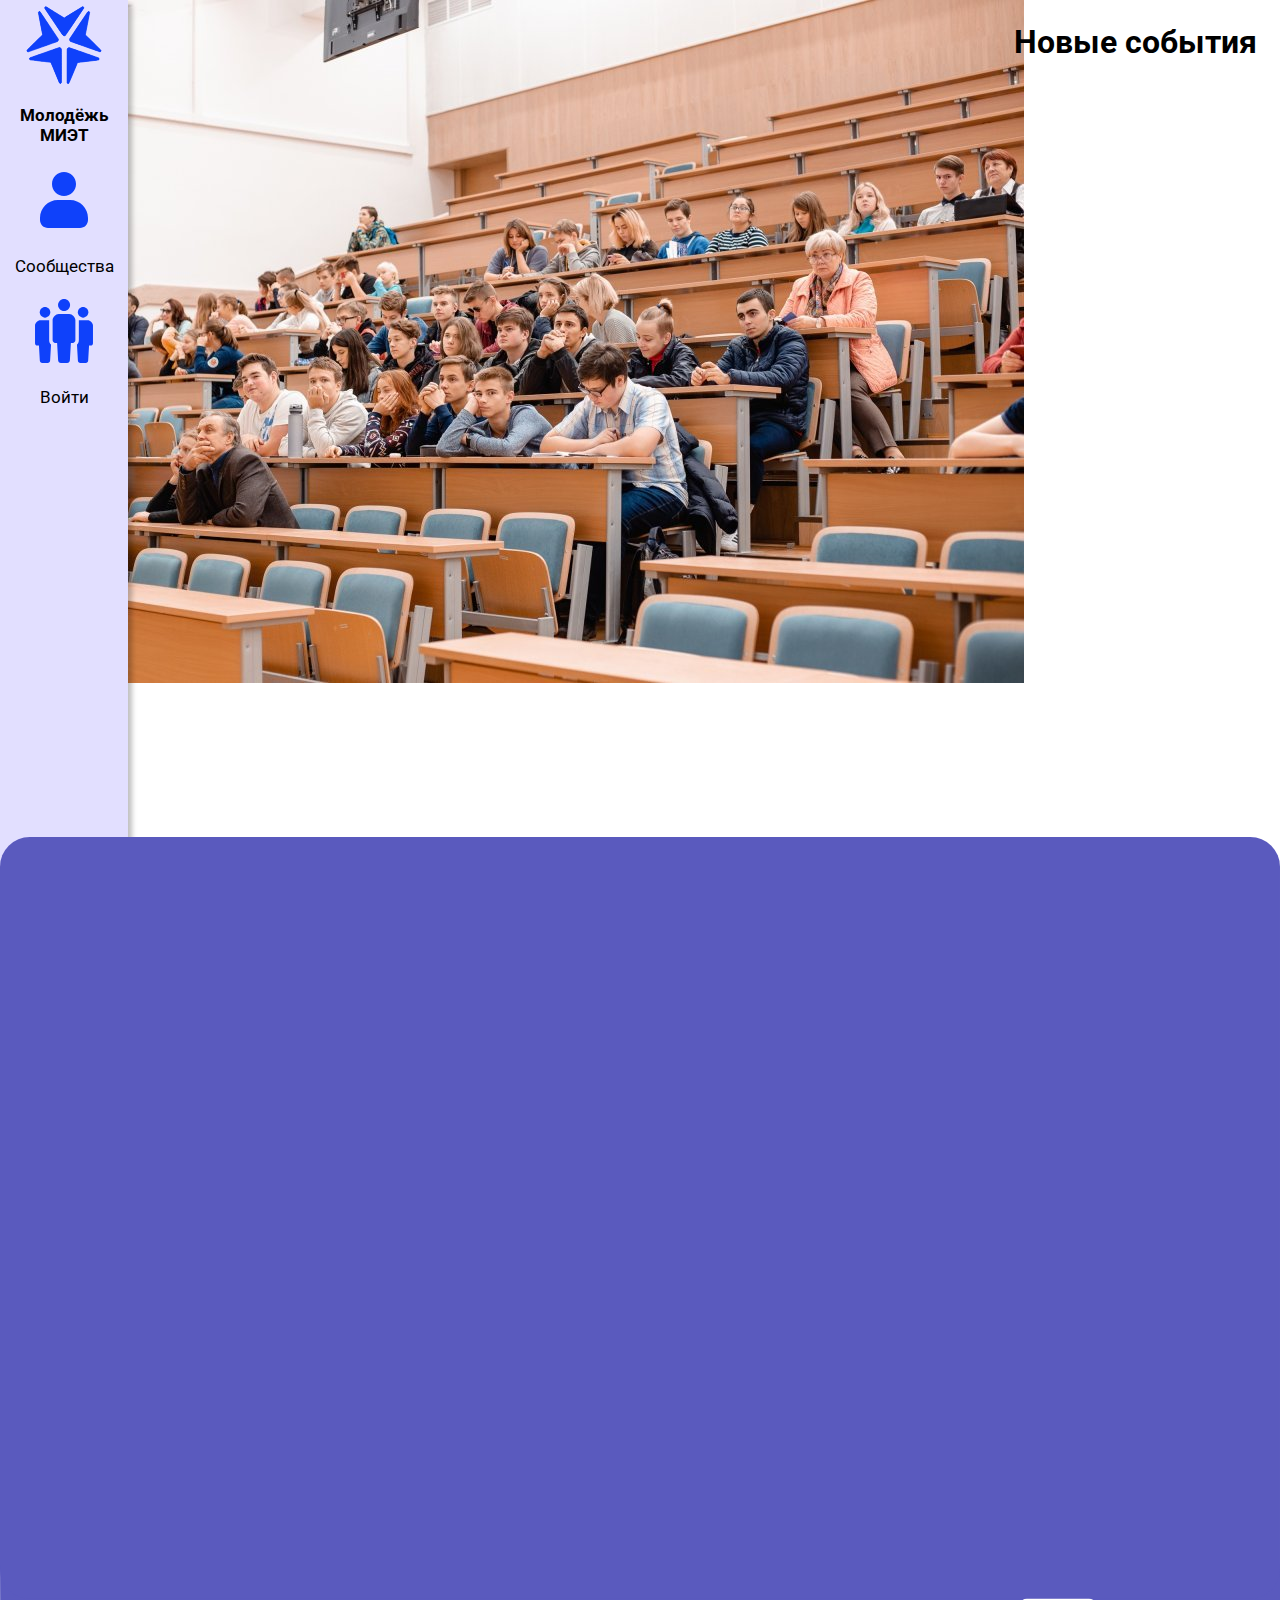
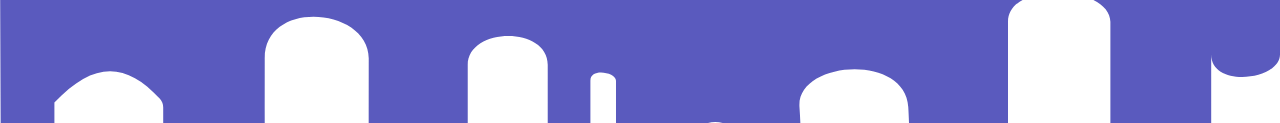
<file: index.html>
<!DOCTYPE html>
<html>
<head>
    <meta charset="UTF-8">
    <link rel="preconnect" href="https://fonts.gstatic.com">
    <link href="https://cdn.jsdelivr.net/npm/bootstrap@5.3.2/dist/css/bootstrap.min.css" rel="stylesheet" integrity="sha384-T3c6CoIi6uLrA9TneNEoa7RxnatzjcDSCmG1MXxSR1GAsXEV/Dwwykc2MPK8M2HN" crossorigin="anonymous">
    <link rel="stylesheet" href="https://cdnjs.cloudflare.com/ajax/libs/font-awesome/6.4.2/css/all.min.css">
    <script src="https://cdn.jsdelivr.net/npm/bootstrap@5.3.2/dist/js/bootstrap.bundle.min.js" integrity="sha384-C6RzsynM9kWDrMNeT87bh95OGNyZPhcTNXj1NW7RuBCsyN/o0jlpcV8Qyq46cDfL" crossorigin="anonymous"></script>
    <link rel="stylesheet" href="style.css">
    <title>МИЭТ</title>
</head>

<body>
    <div class="news">
        <div class="panel_menu">
            <a href = "index.html">
            <img class="logo" src="resourses/icon.svg">
    
                <div class="panel_menu_p">
                    <p class="name_logo">Молодёжь МИЭТ</p>
                </div>
            </a>
            <div class="cooperative">
                <a href="cooperative.html">
                    <img class="panel_icon_1" src="resourses/profile.svg" alt=""> 
                    <p>Сообщества</p>
                </a>
            </div>
    
            <div class="exit">
                <a href="login.html"><img class="panel_icon_2" src="resourses/team.svg" alt="">
                <p>Войти</p>
                </a>
            </div>
        </div>
        
        <div class="main_info">
            <h1 class="h-article">Новые события</h1>
        </div>

        <div class = "Project">
            <div class = "Project first">
                <img src="resourses/current_project.jpg">
            </div>
        </div>
    </div> 
    <div>
        <img class="calendar" src="resourses/calendar.svg" alt="">
    </div>
</body>

</html>
</file>
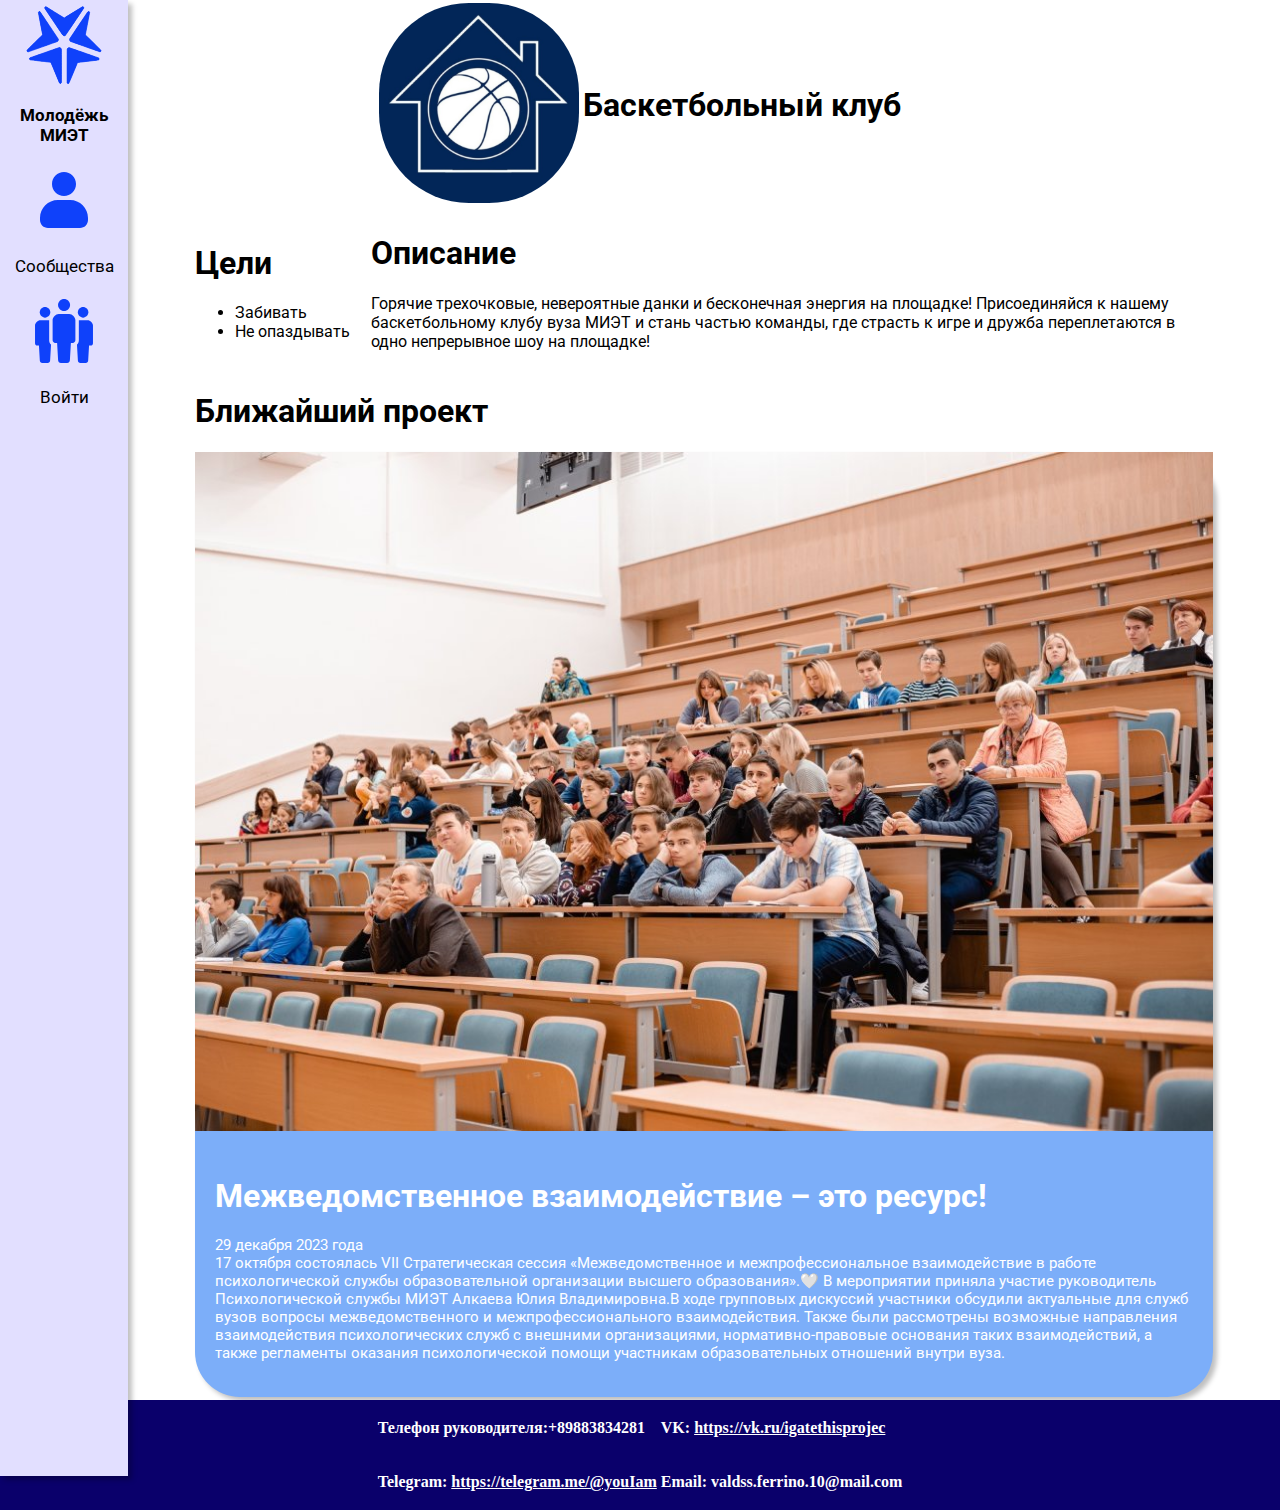
<file: cooperative.html>
<!DOCTYPE html>
<html lang="en">
<head>
    <meta charset="UTF-8">
    <meta name="viewport" content="width=device-width, initial-scale=1.0">
    <link rel="stylesheet" href="style.css">
    <title>Сообщества</title>
</head>
<body>
    <div class="panel_menu" style="height: 164%;">
        <a href = "index.html">
        <img class="logo" src="resourses/icon.svg">

            <div class="panel_menu_p">
            
            <p class="name_logo"> Молодёжь МИЭТ</p>
            </div>
        </a>
        <div class="cooperative">
            <a href="">
                <img class="panel_icon_1" src="resourses/profile.svg" alt=""> 
                <p>Сообщества</p>
            </a>
        </div>

        <div class="exit">
            <a href="login.html"><img class="panel_icon_2" src="resourses/team.svg" alt="">
            <p>Войти</p>
            </a>
        </div>
    </div>

    <div class="header_logo">
        <table>
            <tr>
                <td>
                    <img src="resourses/bascket.svg">
                </td>
                <td>
                    <h1> Баскетбольный клуб</h1>
                </td>
            </tr>
        </table>
        
        
    </div>

    <table class="table">
        <tr>
            <td>
                <div><h1>Цели</h1></div>
                <ul>
                    <li>Забивать</li>
                    <li>Не опаздывать</li>
                </ul>
            </td>
            <td>
                <div><h1>Описание</h1>
                    <p>Горячие трехочковые, невероятные данки и бесконечная энергия на площадке! Присоединяйся к нашему баскетбольному клубу вуза МИЭТ и стань частью команды, где страсть к игре и дружба переплетаются в одно непрерывное шоу на площадке!</p>
                </div>
            </td>
        </tr>
        <tr>
            <td colspan="2">
                <h1>Ближайший проект</h1>
                <div class="current_project">
                    <img src="resourses/current_project.jpg">
                    <div class="cur_text">
                        <h1>Межведомственное взаимодействие – это ресурс!</h1>
                        <p>29 декабря 2023 года <br> 17 октября состоялась VII Стратегическая сессия «Межведомственное и межпрофессиональное взаимодействие в работе психологической службы образовательной организации высшего образования».🤍 В мероприятии приняла участие руководитель Психологической службы МИЭТ Алкаева Юлия Владимировна.В ходе групповых дискуссий участники обсудили актуальные для служб вузов вопросы межведомственного и межпрофессионального взаимодействия. Также были рассмотрены возможные направления взаимодействия психологических служб с внешними организациями, нормативно-правовые основания таких взаимодействий, а также регламенты оказания психологической помощи участникам образовательных отношений внутри вуза.</p>
                    </div>
                </div>
            </td>
        </tr>
    </table>
    <div class="card_footer">
        <table>
            <tr>
                <td>
                    <p> Телефон руководителя:+89883834281</p>
                </td>
                <td>
                    <p>VK: <a href="">https://vk.ru/igatethisprojec</a></p>
                </td>
            </tr>
            <tr>
                <td>
                    <p>Telegram: <a href="">https://telegram.me/@youIam</a></p>
                </td>
                <td>
                    <p>Email: valdss.ferrino.10@mail.com</p>
                </td>
            </tr>
        </table>
    </div>
</body>
</html>
</file>
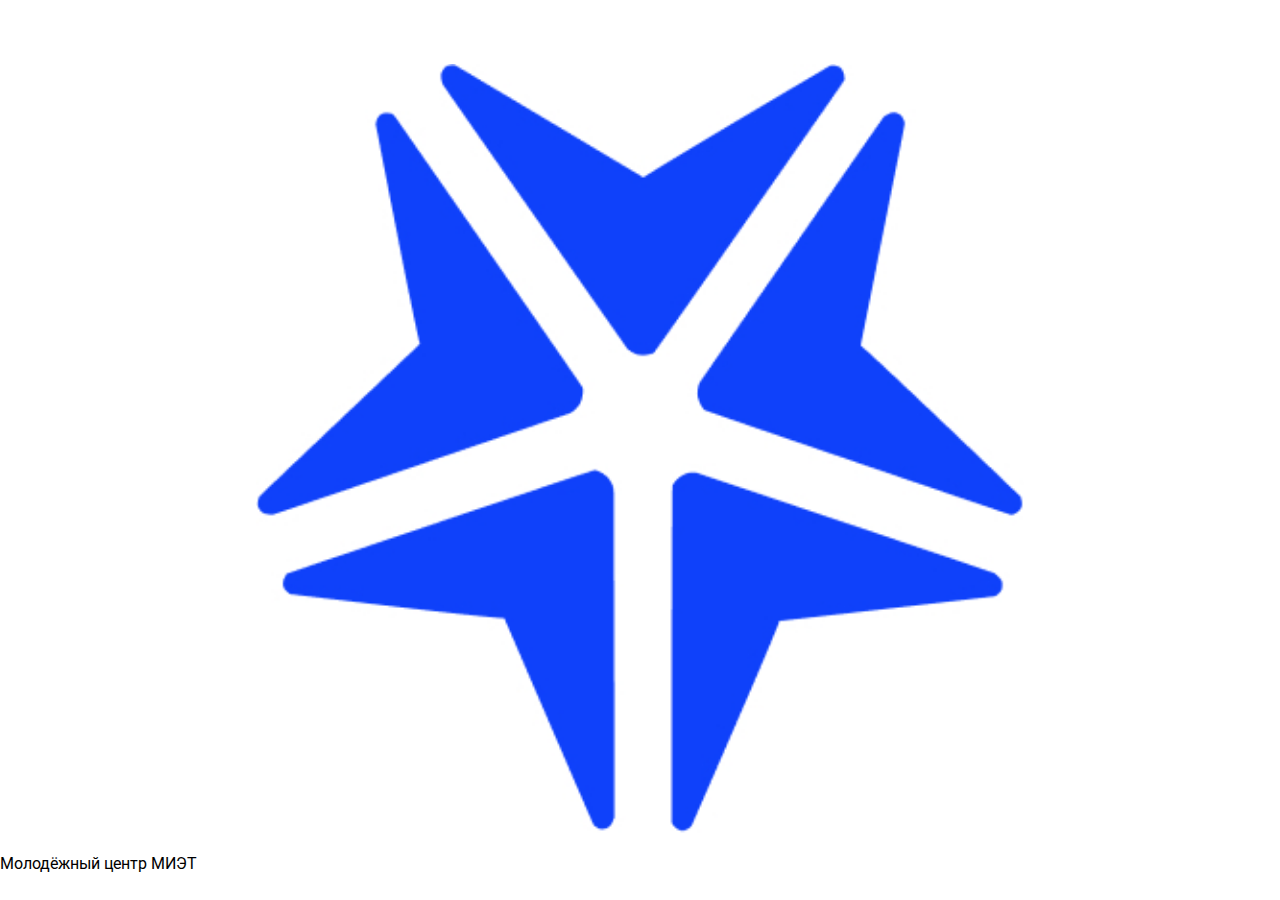
<file: login.html>
<!DOCTYPE html>
<html lang="ru">
<head>
    <link href="https://fonts.googleapis.com/css?family=Roboto+Serif&display=swap" rel="stylesheet"/>
    <link href="style.css" rel="stylesheet" />
    <meta charset="UTF-8">
    <meta name="viewport" content="width=device-width, initial-scale=1.0">
    <title>Вход</title>
</head>
<body>
   <div class = "logo_of_MIET">
    <img class = "logo" src = "resourses/icon.jpg">
    <div class="logo_text">
        <p class="text_logo">Молодёжный центр МИЭТ</p>
    </div>
   </div>
</body>
</html>
</file>
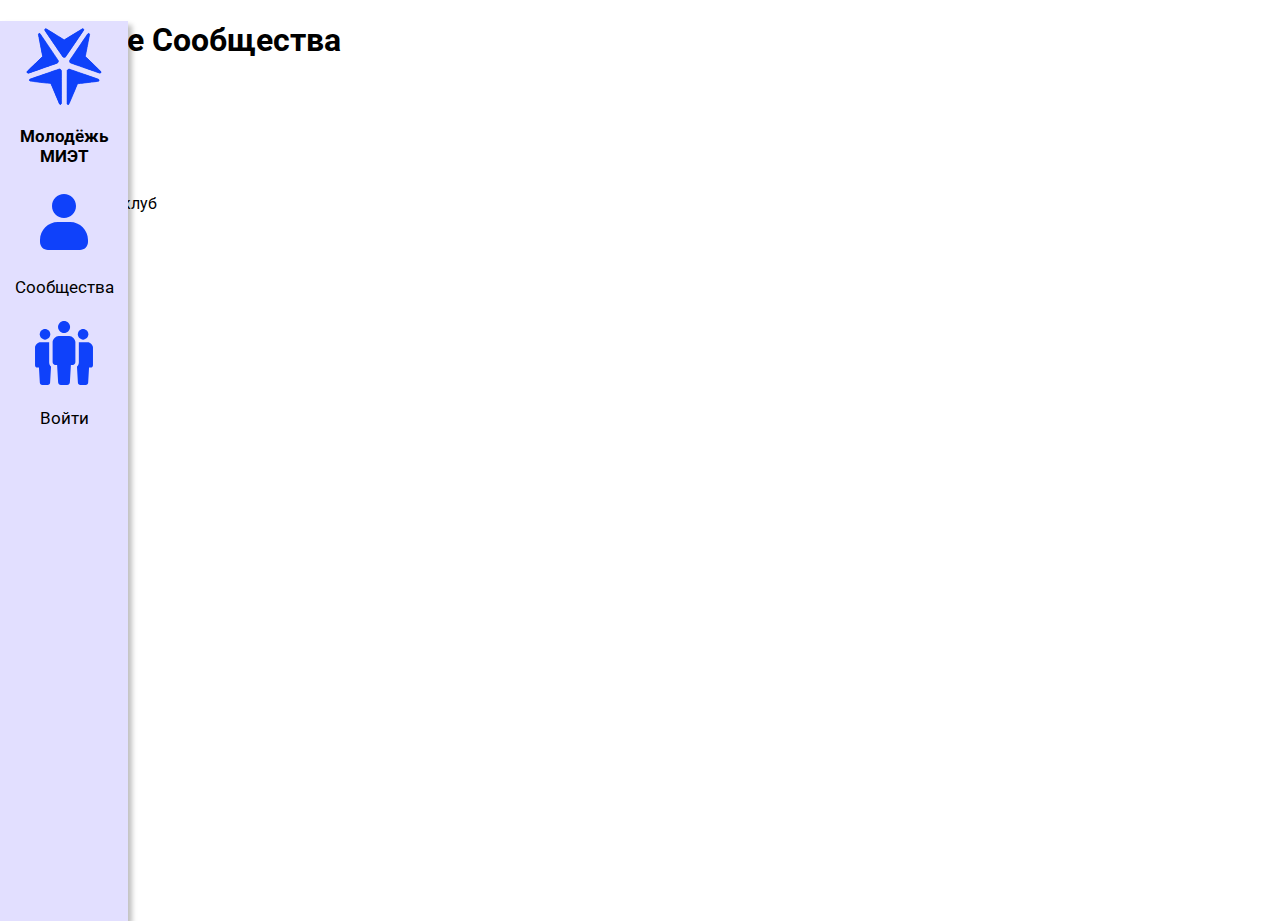
<file: redact.html>
<!DOCTYPE html>
<html lang="en">
<head>
    <meta charset="UTF-8">
    <meta name="viewport" content="width=device-width, initial-scale=1.0">
    <link rel="stylesheet" href="style.css">
    <title>Редактор</title>
</head>
<body>
    <div class="panel_menu">
        <img class="logo" src="resourses/icon.svg">

        <div class="panel_menu_p">
            <p class="name_logo"> Молодёжь МИЭТ</p>
        </div>
        
        <div class="cooperative">
            <a href="">
                <img class="panel_icon_1" src="resourses/profile.svg" alt=""> 
                <p>Сообщества</p>
            </a>
        </div>

        <div class="exit">
            <a href=""><img class="panel_icon_2" src="resourses/team.svg" alt="">
            <p>Войти</p>
            </a>
        </div>
    </div>

    <div>
        <h1>Название Сообщества</h1>
        <button><img src="resourses/redact.svg"></button> <p>Баскетбольный клуб</p>
    </div>
</body>
</html>
</file>
<file: style.css>
@import url('https://fonts.googleapis.com/css2?family=Roboto:ital,wght@1,100&display=swap');

body{
    font-family: 'Roboto', sans-serif;
    width: 100%;
    margin: 0;
}
.panel_menu{
    box-shadow: 4px 4px 5px rgba(0, 0, 0, 25%);
    position: absolute;
    width: 10%;
    left: 0;
    margin: 0;
    height: 100%;
    background-color: #E2DFFF;
}

.name_logo{
    font-weight: bold;
    display: flex;
    justify-content: center;
    font-size: calc(1px + 24*(100vw/1920));
}
.main_info{
    position: absolute;
    width: 90%;
    right: 0;
    margin: 0;
    height: 100%;
}
.h-article{
    text-align: right;
    margin-top: 2%;
    margin-right: 2%;
}
.logo{
    width: 60%;
    margin-top: 5%;
    margin-left: 20%;
    margin-right: 20%;
}
.panel_menu_p{
    text-align: center;
}
.panel_icon_1{
    width: 50%;
    margin-bottom: 2%;
    margin-top: 5%;
    margin-left: 25%;
    margin-right: 25%;
}
.panel_icon_2{
    width: 50%;
    margin-bottom: 2%;
    margin-top: 5%;
    margin-left: 25%;
    margin-right: 25%;
}
.panel_menu a{
    text-decoration: none;
    color: black;
    text-align: center;
    font-size: calc(1px + 24*(100vw/1920));
}
.calendar{
    position: absolute;
    top: 93%;
    width: 100%;
}
.header_logo{
    display: grid;
    justify-content: center;
}
.header_logo h1{
    line-height: normal;
    display: inline-block;
    vertical-align: middle;
}
.table{
    width: 80%;
    margin-left: 15%;
}

.current_project{
    box-shadow: 4px 4px 5px rgba(0, 0, 0, 25%);
    background-color: #7CAEF9;
    border-radius: 45px;
    
}
.current_project img{
    width: 100%;
}

.current_project h1{
    font-weight: bold;
    color: #FFF;
    font-size: 32px;
}
.current_project p{
    color: #FFF;
    font-size: 15px;
}
.cur_text{
    padding: 2%;
}
.card_footer{
    background-color: #0A006B;
    width: 100%;
    height: 25%;

}
.card_footer table{
    display: flex;
    justify-content: center;
}
.card_footer a{
    color: #FFF;
    font-family: Roboto Serif;
    font-style: normal;
    font-weight: 700;
    line-height: normal;
}
.card_footer p{
    color: #FFF;
    font-family: Roboto Serif;
    font-style: normal;
    font-weight: 700;
    line-height: normal;
}

.logo_text{
    color: black;
    margin: auto;
    font-size: 
}
</file>
